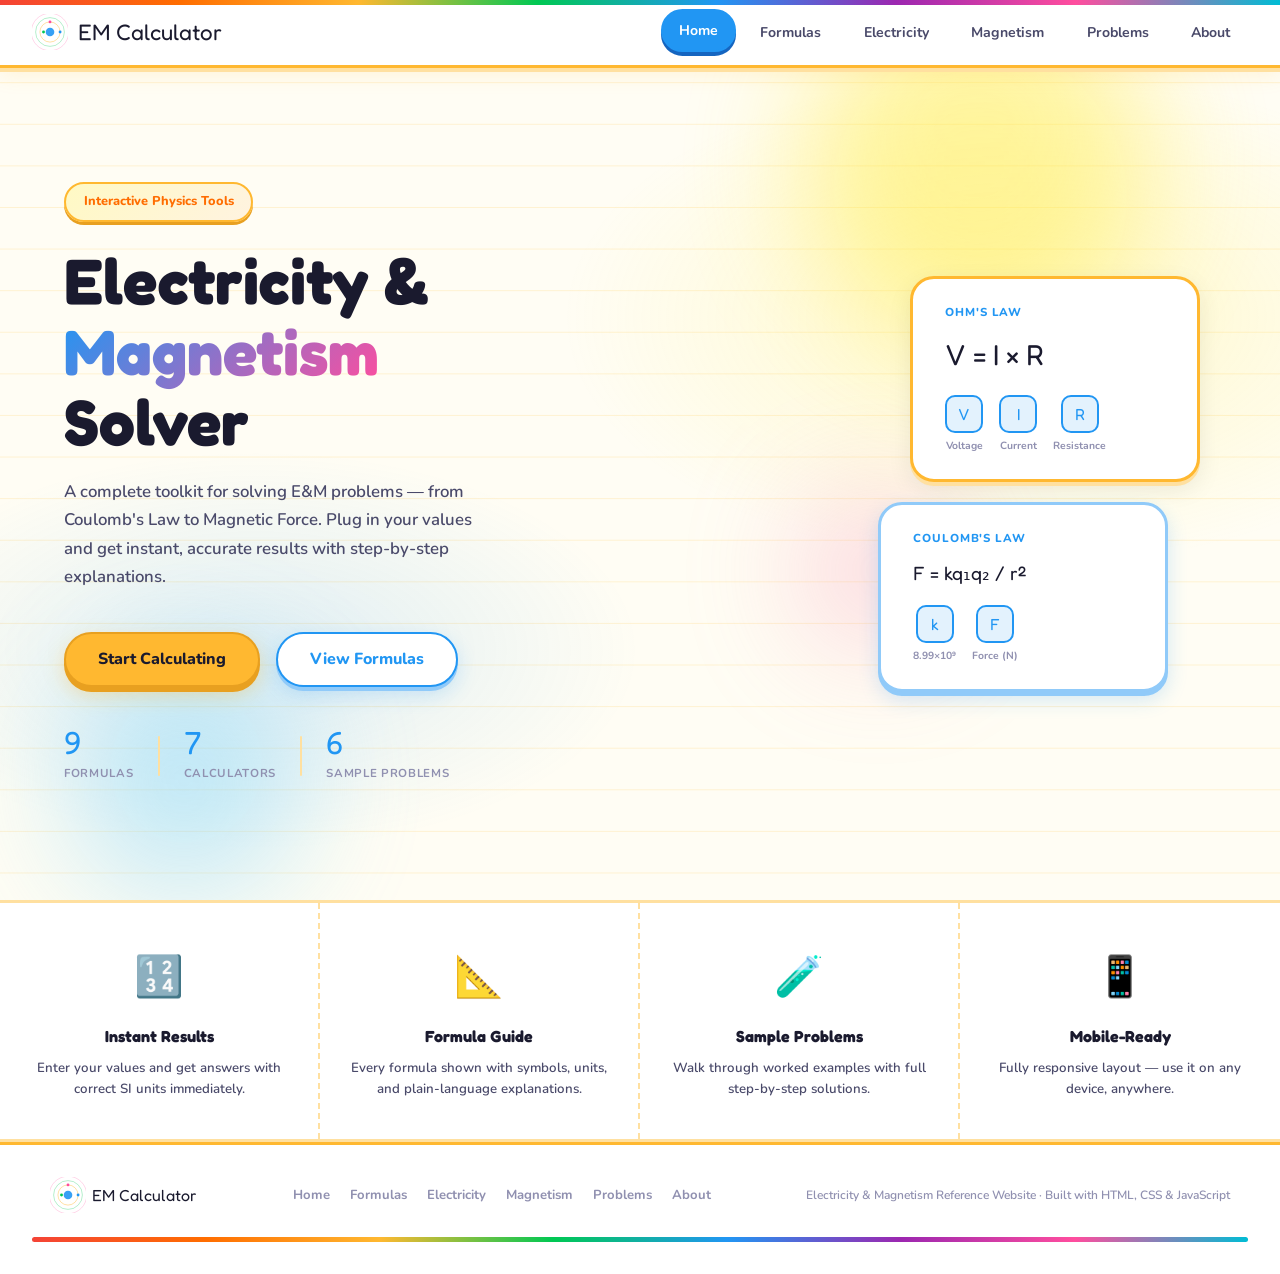
<file: index.html>
<!DOCTYPE html>
<html lang="en">
<head>
  <meta charset="UTF-8" />
  <meta name="viewport" content="width=device-width, initial-scale=1.0" />
  <title>EMCAL - ELECTRICITY & MAGNETISM SOLVER </title>
  <link rel="icon" type="image/svg+xml" href="data:image/svg+xml,<svg xmlns='http://www.w3.org/2000/svg' viewBox='0 0 100 100'><circle cx='50' cy='50' r='12' fill='%232196f3' opacity='0.9'/><circle cx='50' cy='50' r='28' fill='none' stroke='%23ffb830' stroke-width='2' opacity='0.6'/><circle cx='50' cy='50' r='40' fill='none' stroke='%2300c853' stroke-width='2' opacity='0.4'/><circle cx='50' cy='50' r='52' fill='none' stroke='%23ff4d9e' stroke-width='2' opacity='0.3'/><circle cx='78' cy='50' r='4' fill='%232196f3'/><circle cx='32' cy='50' r='4' fill='%2300c853'/><circle cx='50' cy='22' r='4' fill='%23ff4d9e'/></svg>">
  <link rel="stylesheet" href="css/style.css" />
  <link href="https://fonts.googleapis.com/css2?family=Orbitron:wght@400;600;800&family=DM+Sans:ital,wght@0,300;0,400;0,500;1,300&family=JetBrains+Mono:wght@400;600&display=swap" rel="stylesheet" />
</head>
<body>

  <!-- ── NAVBAR ── -->
  <nav class="navbar">
    <div class="nav-brand">
      <svg class="brand-icon" viewBox="0 0 100 100" xmlns="http://www.w3.org/2000/svg">
        <!-- Nucleus -->
        <circle cx="50" cy="50" r="12" fill="#2196f3" opacity="0.9"/>
        
        <!-- Electron orbits -->
        <circle cx="50" cy="50" r="28" fill="none" stroke="#ffb830" stroke-width="2" opacity="0.6"/>
        <circle cx="50" cy="50" r="40" fill="none" stroke="#00c853" stroke-width="2" opacity="0.4"/>
        <circle cx="50" cy="50" r="52" fill="none" stroke="#ff4d9e" stroke-width="2" opacity="0.3"/>
        
        <!-- Electrons -->
        <circle cx="78" cy="50" r="4" fill="#2196f3"/>
        <circle cx="32" cy="50" r="4" fill="#00c853"/>
        <circle cx="50" cy="22" r="4" fill="#ff4d9e"/>
      </svg>
      <span class="brand-text">EM Calculator</span>
    </div>
    <button class="hamburger" id="hamburger" aria-label="Toggle menu">
      <span></span><span></span><span></span>
    </button>
    <ul class="nav-links" id="navLinks">
      <li><a href="#home"        class="nav-link active" data-section="home">Home</a></li>
      <li><a href="#formulas"    class="nav-link" data-section="formulas">Formulas</a></li>
      <li><a href="#electricity" class="nav-link" data-section="electricity">Electricity</a></li>
      <li><a href="#magnetism"   class="nav-link" data-section="magnetism">Magnetism</a></li>
      <li><a href="#problems"    class="nav-link" data-section="problems">Problems</a></li>
      <li><a href="#about"       class="nav-link" data-section="about">About</a></li>
    </ul>
  </nav>

  <!-- SECTION 1 — HOME -->
  <section id="home" class="section active">
    <div class="hero">
      <div class="hero-bg">
        <div class="grid-overlay"></div>
        <div class="orb orb-1"></div>
        <div class="orb orb-2"></div>
        <div class="orb orb-3"></div>
      </div>
      <div class="hero-content">
        <div class="hero-badge">Interactive Physics Tools</div>
        <h1 class="hero-title">
          Electricity &amp;<br/>
          <span class="gradient-text">Magnetism</span><br/>
          Solver
        </h1>
        <p class="hero-sub">
          A complete toolkit for solving E&amp;M problems — from Coulomb's Law to Magnetic Force.
          Plug in your values and get instant, accurate results with step-by-step explanations.
        </p>
        <div class="hero-actions">
          <button class="btn btn-primary" onclick="navigateTo('electricity')">Start Calculating</button>
          <button class="btn btn-ghost" onclick="navigateTo('formulas')">View Formulas</button>
        </div>
        <div class="hero-stats">
          <div class="stat"><span class="stat-num">9</span><span class="stat-label">Formulas</span></div>
          <div class="stat-divider"></div>
          <div class="stat"><span class="stat-num">7</span><span class="stat-label">Calculators</span></div>
          <div class="stat-divider"></div>
          <div class="stat"><span class="stat-num">6</span><span class="stat-label">Sample Problems</span></div>
        </div>
      </div>
      <div class="hero-visual">
        <div class="circuit-card">
          <div class="circuit-label">Ohm's Law</div>
          <div class="circuit-formula">V = I × R</div>
          <div class="circuit-vars">
            <div class="var"><span class="var-sym">V</span><span class="var-name">Voltage</span></div>
            <div class="var"><span class="var-sym">I</span><span class="var-name">Current</span></div>
            <div class="var"><span class="var-sym">R</span><span class="var-name">Resistance</span></div>
          </div>
        </div>
        <div class="circuit-card card-2">
          <div class="circuit-label">Coulomb's Law</div>
          <div class="circuit-formula small">F = kq₁q₂ / r²</div>
          <div class="circuit-vars">
            <div class="var"><span class="var-sym">k</span><span class="var-name">8.99×10⁹</span></div>
            <div class="var"><span class="var-sym">F</span><span class="var-name">Force (N)</span></div>
          </div>
        </div>
      </div>
    </div>

    <div class="features">
      <div class="feature-card">
        <div class="feature-icon">🔢</div>
        <h3>Instant Results</h3>
        <p>Enter your values and get answers with correct SI units immediately.</p>
      </div>
      <div class="feature-card">
        <div class="feature-icon">📐</div>
        <h3>Formula Guide</h3>
        <p>Every formula shown with symbols, units, and plain-language explanations.</p>
      </div>
      <div class="feature-card">
        <div class="feature-icon">🧪</div>
        <h3>Sample Problems</h3>
        <p>Walk through worked examples with full step-by-step solutions.</p>
      </div>
      <div class="feature-card">
        <div class="feature-icon">📱</div>
        <h3>Mobile-Ready</h3>
        <p>Fully responsive layout — use it on any device, anywhere.</p>
      </div>
    </div>
  </section>

  <!-- SECTION 2 — FORMULA GUIDE -->
  <section id="formulas" class="section">
    <div class="section-inner">
      <div class="section-header">
        <div class="section-badge">Reference</div>
        <h2 class="section-title">Formula Guide</h2>
        <p class="section-sub">Essential Electricity &amp; Magnetism formulas with symbols, units, and descriptions.</p>
      </div>
      <div class="formula-grid">

        <div class="formula-card">
          <div class="formula-topic">Electric Charge</div>
          <div class="formula-eq">Q = ne</div>
          <div class="formula-table">
            <div class="ft-row"><span class="ft-sym">Q</span><span class="ft-desc">Electric charge</span><span class="ft-unit">Coulombs (C)</span></div>
            <div class="ft-row"><span class="ft-sym">n</span><span class="ft-desc">Number of electrons</span><span class="ft-unit">dimensionless</span></div>
            <div class="ft-row"><span class="ft-sym">e</span><span class="ft-desc">Elementary charge</span><span class="ft-unit">1.6×10⁻¹⁹ C</span></div>
          </div>
          <p class="formula-note">The total charge is the count of electrons multiplied by the fundamental charge of one electron.</p>
        </div>

        <div class="formula-card">
          <div class="formula-topic">Coulomb's Law</div>
          <div class="formula-eq">F = kq₁q₂ / r²</div>
          <div class="formula-table">
            <div class="ft-row"><span class="ft-sym">F</span><span class="ft-desc">Electrostatic force</span><span class="ft-unit">Newtons (N)</span></div>
            <div class="ft-row"><span class="ft-sym">k</span><span class="ft-desc">Coulomb's constant</span><span class="ft-unit">8.99×10⁹ N·m²/C²</span></div>
            <div class="ft-row"><span class="ft-sym">q₁,q₂</span><span class="ft-desc">Charges</span><span class="ft-unit">Coulombs (C)</span></div>
            <div class="ft-row"><span class="ft-sym">r</span><span class="ft-desc">Distance between charges</span><span class="ft-unit">Meters (m)</span></div>
          </div>
          <p class="formula-note">Describes the force between two point charges; inversely proportional to the square of distance.</p>
        </div>

        <div class="formula-card">
          <div class="formula-topic">Electric Field</div>
          <div class="formula-eq">E = F/q &nbsp;|&nbsp; E = kQ/r²</div>
          <div class="formula-table">
            <div class="ft-row"><span class="ft-sym">E</span><span class="ft-desc">Electric field strength</span><span class="ft-unit">N/C or V/m</span></div>
            <div class="ft-row"><span class="ft-sym">F</span><span class="ft-desc">Force on test charge</span><span class="ft-unit">Newtons (N)</span></div>
            <div class="ft-row"><span class="ft-sym">q</span><span class="ft-desc">Test charge</span><span class="ft-unit">Coulombs (C)</span></div>
          </div>
          <p class="formula-note">The electric field is the force per unit charge experienced by a small positive test charge.</p>
        </div>

        <div class="formula-card">
          <div class="formula-topic">Ohm's Law</div>
          <div class="formula-eq">V = IR</div>
          <div class="formula-table">
            <div class="ft-row"><span class="ft-sym">V</span><span class="ft-desc">Voltage</span><span class="ft-unit">Volts (V)</span></div>
            <div class="ft-row"><span class="ft-sym">I</span><span class="ft-desc">Current</span><span class="ft-unit">Amperes (A)</span></div>
            <div class="ft-row"><span class="ft-sym">R</span><span class="ft-desc">Resistance</span><span class="ft-unit">Ohms (Ω)</span></div>
          </div>
          <p class="formula-note">The voltage across a conductor equals the current through it times its resistance.</p>
        </div>

        <div class="formula-card">
          <div class="formula-topic">Electric Power</div>
          <div class="formula-eq">P = VI</div>
          <div class="formula-table">
            <div class="ft-row"><span class="ft-sym">P</span><span class="ft-desc">Electric power</span><span class="ft-unit">Watts (W)</span></div>
            <div class="ft-row"><span class="ft-sym">V</span><span class="ft-desc">Voltage</span><span class="ft-unit">Volts (V)</span></div>
            <div class="ft-row"><span class="ft-sym">I</span><span class="ft-desc">Current</span><span class="ft-unit">Amperes (A)</span></div>
          </div>
          <p class="formula-note">Power is the rate of energy transfer; equals voltage multiplied by current.</p>
        </div>

        <div class="formula-card">
          <div class="formula-topic">Resistance</div>
          <div class="formula-eq">R = V / I</div>
          <div class="formula-table">
            <div class="ft-row"><span class="ft-sym">R</span><span class="ft-desc">Resistance</span><span class="ft-unit">Ohms (Ω)</span></div>
            <div class="ft-row"><span class="ft-sym">V</span><span class="ft-desc">Voltage</span><span class="ft-unit">Volts (V)</span></div>
            <div class="ft-row"><span class="ft-sym">I</span><span class="ft-desc">Current</span><span class="ft-unit">Amperes (A)</span></div>
          </div>
          <p class="formula-note">Resistance is the opposition to current flow; derived from Ohm's Law.</p>
        </div>

        <div class="formula-card">
          <div class="formula-topic">Series Resistance</div>
          <div class="formula-eq">R<sub>total</sub> = R₁ + R₂ + R₃ + …</div>
          <div class="formula-table">
            <div class="ft-row"><span class="ft-sym">Rₜ</span><span class="ft-desc">Total resistance</span><span class="ft-unit">Ohms (Ω)</span></div>
            <div class="ft-row"><span class="ft-sym">R₁…</span><span class="ft-desc">Individual resistors</span><span class="ft-unit">Ohms (Ω)</span></div>
            <div class="ft-row"><span class="ft-sym">I</span><span class="ft-desc">Same through all</span><span class="ft-unit">Amperes (A)</span></div>
          </div>
          <p class="formula-note">In series, resistances add directly. The same current flows through every component.</p>
        </div>

        <div class="formula-card">
          <div class="formula-topic">Parallel Resistance</div>
          <div class="formula-eq">1/R<sub>total</sub> = 1/R₁ + 1/R₂ + …</div>
          <div class="formula-table">
            <div class="ft-row"><span class="ft-sym">Rₜ</span><span class="ft-desc">Total resistance</span><span class="ft-unit">Ohms (Ω)</span></div>
            <div class="ft-row"><span class="ft-sym">R₁…</span><span class="ft-desc">Individual resistors</span><span class="ft-unit">Ohms (Ω)</span></div>
            <div class="ft-row"><span class="ft-sym">V</span><span class="ft-desc">Same across all</span><span class="ft-unit">Volts (V)</span></div>
          </div>
          <p class="formula-note">In parallel, the total resistance is always less than the smallest individual resistor.</p>
        </div>

        <div class="formula-card">
          <div class="formula-topic">Magnetic Force</div>
          <div class="formula-eq">F = BIL sin θ &nbsp;|&nbsp; F = qvB sin θ</div>
          <div class="formula-table">
            <div class="ft-row"><span class="ft-sym">B</span><span class="ft-desc">Magnetic field strength</span><span class="ft-unit">Tesla (T)</span></div>
            <div class="ft-row"><span class="ft-sym">I</span><span class="ft-desc">Current</span><span class="ft-unit">Amperes (A)</span></div>
            <div class="ft-row"><span class="ft-sym">L</span><span class="ft-desc">Length of conductor</span><span class="ft-unit">Meters (m)</span></div>
            <div class="ft-row"><span class="ft-sym">θ</span><span class="ft-desc">Angle between B and current</span><span class="ft-unit">Degrees (°)</span></div>
          </div>
          <p class="formula-note">Force on a current-carrying wire (or moving charge) in a magnetic field; zero when parallel.</p>
        </div>

      </div>
    </div>
  </section>

  <!-- SECTION 3 — ELECTRICITY CALCULATORS -->
  <section id="electricity" class="section">
    <div class="section-inner">
      <div class="section-header">
        <div class="section-badge">⚡ Electricity</div>
        <h2 class="section-title">Electricity Calculators</h2>
        <p class="section-sub">Interactive tools for charge, voltage, current, resistance, power, electric field, Coulomb's Law, and circuit configurations.</p>
      </div>
      <div class="calc-grid">

        <!-- Ohm's Law -->
        <div class="calc-card" id="calc-ohm">
          <div class="calc-header">
            <div class="calc-icon">🔌</div>
            <div>
              <div class="calc-title">Ohm's Law Calculator</div>
              <div class="calc-formula-tag">V = I × R</div>
            </div>
          </div>
          <p class="calc-desc">Solve for voltage, current, or resistance. Leave the field you want to find empty.</p>
          <div class="calc-body">
            <div class="input-group">
              <label>Voltage (V) <span class="unit-tag">Volts</span></label>
              <input type="number" id="ohm-V" placeholder="Leave blank to solve" step="any" />
            </div>
            <div class="input-group">
              <label>Current (I) <span class="unit-tag">Amperes</span></label>
              <input type="number" id="ohm-I" placeholder="Leave blank to solve" step="any" />
            </div>
            <div class="input-group">
              <label>Resistance (R) <span class="unit-tag">Ohms Ω</span></label>
              <input type="number" id="ohm-R" placeholder="Leave blank to solve" step="any" />
            </div>
            <button class="calc-btn" onclick="calcOhm()">Calculate</button>
            <div class="result-box" id="ohm-result"></div>
          </div>
        </div>

        <!-- Electric Power -->
        <div class="calc-card" id="calc-power">
          <div class="calc-header">
            <div class="calc-icon">💡</div>
            <div>
              <div class="calc-title">Electric Power Calculator</div>
              <div class="calc-formula-tag">P = V × I &nbsp;|&nbsp; P = I²R &nbsp;|&nbsp; P = V²/R</div>
            </div>
          </div>
          <p class="calc-desc">Compute power using voltage and current, or other combinations.</p>
          <div class="calc-body">
            <div class="input-group">
              <label>Voltage (V) <span class="unit-tag">Volts</span></label>
              <input type="number" id="pwr-V" placeholder="e.g. 120" step="any" />
            </div>
            <div class="input-group">
              <label>Current (I) <span class="unit-tag">Amperes</span></label>
              <input type="number" id="pwr-I" placeholder="e.g. 2" step="any" />
            </div>
            <div class="input-group">
              <label>Resistance (R) <span class="unit-tag">Ohms Ω</span></label>
              <input type="number" id="pwr-R" placeholder="e.g. 5" step="any" />
            </div>
            <button class="calc-btn" onclick="calcPower()">Calculate</button>
            <div class="result-box" id="pwr-result"></div>
          </div>
        </div>

        <!-- Coulomb's Law -->
        <div class="calc-card" id="calc-coulomb">
          <div class="calc-header">
            <div class="calc-icon">⚛️</div>
            <div>
              <div class="calc-title">Coulomb's Law Calculator</div>
              <div class="calc-formula-tag">F = kq₁q₂ / r²</div>
            </div>
          </div>
          <p class="calc-desc">Calculate the electrostatic force between two charges.</p>
          <div class="calc-body">
            <div class="input-group">
              <label>Charge 1 (q₁) <span class="unit-tag">Coulombs C</span></label>
              <input type="number" id="coul-q1" placeholder="e.g. 2e-6" step="any" />
            </div>
            <div class="input-group">
              <label>Charge 2 (q₂) <span class="unit-tag">Coulombs C</span></label>
              <input type="number" id="coul-q2" placeholder="e.g. -3e-6" step="any" />
            </div>
            <div class="input-group">
              <label>Distance (r) <span class="unit-tag">Meters</span></label>
              <input type="number" id="coul-r" placeholder="e.g. 0.05" step="any" />
            </div>
            <button class="calc-btn" onclick="calcCoulomb()">Calculate</button>
            <div class="result-box" id="coul-result"></div>
          </div>
        </div>

        <!-- Electric Field -->
        <div class="calc-card" id="calc-efield">
          <div class="calc-header">
            <div class="calc-icon">🌐</div>
            <div>
              <div class="calc-title">Electric Field Calculator</div>
              <div class="calc-formula-tag">E = F/q &nbsp;|&nbsp; E = kQ/r²</div>
            </div>
          </div>
          <p class="calc-desc">Choose a method: force per charge, or field due to a point charge.</p>
          <div class="calc-body">
            <div class="method-tabs">
              <button class="method-tab active" onclick="switchEfieldMethod('fq', this)">E = F / q</button>
              <button class="method-tab" onclick="switchEfieldMethod('kQ', this)">E = kQ / r²</button>
            </div>
            <div id="efield-fq">
              <div class="input-group">
                <label>Force (F) <span class="unit-tag">Newtons</span></label>
                <input type="number" id="ef-F" placeholder="e.g. 0.5" step="any" />
              </div>
              <div class="input-group">
                <label>Test Charge (q) <span class="unit-tag">Coulombs</span></label>
                <input type="number" id="ef-q" placeholder="e.g. 1e-6" step="any" />
              </div>
            </div>
            <div id="efield-kQ" style="display:none">
              <div class="input-group">
                <label>Source Charge (Q) <span class="unit-tag">Coulombs</span></label>
                <input type="number" id="ef-Q" placeholder="e.g. 5e-6" step="any" />
              </div>
              <div class="input-group">
                <label>Distance (r) <span class="unit-tag">Meters</span></label>
                <input type="number" id="ef-r" placeholder="e.g. 0.1" step="any" />
              </div>
            </div>
            <button class="calc-btn" onclick="calcEfield()">Calculate</button>
            <div class="result-box" id="ef-result"></div>
          </div>
        </div>

        <!-- Electric Charge -->
        <div class="calc-card" id="calc-charge">
          <div class="calc-header">
            <div class="calc-icon">🔋</div>
            <div>
              <div class="calc-title">Electric Charge Calculator</div>
              <div class="calc-formula-tag">Q = ne</div>
            </div>
          </div>
          <p class="calc-desc">Find total charge from the number of electrons, or vice versa.</p>
          <div class="calc-body">
            <div class="input-group">
              <label>Total Charge (Q) <span class="unit-tag">Coulombs</span></label>
              <input type="number" id="chg-Q" placeholder="Leave blank to solve" step="any" />
            </div>
            <div class="input-group">
              <label>Number of Electrons (n)</label>
              <input type="number" id="chg-n" placeholder="Leave blank to solve" step="any" />
            </div>
            <p class="calc-note">e = 1.602 × 10⁻¹⁹ C (elementary charge)</p>
            <button class="calc-btn" onclick="calcCharge()">Calculate</button>
            <div class="result-box" id="chg-result"></div>
          </div>
        </div>

        <!-- Series & Parallel Resistance -->
        <div class="calc-card wide-card" id="calc-series-parallel">
          <div class="calc-header">
            <div class="calc-icon">🔗</div>
            <div>
              <div class="calc-title">Series &amp; Parallel Resistance Calculator</div>
              <div class="calc-formula-tag">Series: Rₜ = R₁+R₂+… &nbsp;|&nbsp; Parallel: 1/Rₜ = 1/R₁+1/R₂+…</div>
            </div>
          </div>
          <p class="calc-desc">Enter up to 6 resistors. Switch between series and parallel mode to get the total resistance, individual voltage drops, and current through each branch.</p>
          <div class="calc-body">
            <div class="method-tabs">
              <button class="method-tab active" id="sp-tab-series" onclick="switchSPMode('series', this)">⬛ Series</button>
              <button class="method-tab" id="sp-tab-parallel" onclick="switchSPMode('parallel', this)">⬜ Parallel</button>
            </div>
            <div class="circuit-diagram-wrap">
              <svg id="sp-diagram" viewBox="0 0 600 120" xmlns="http://www.w3.org/2000/svg"></svg>
            </div>
            <div class="sp-supply-row">
              <div class="input-group" style="max-width:220px">
                <label>Supply Voltage (Vs) <span class="unit-tag">Volts</span> <em class="optional">optional</em></label>
                <input type="number" id="sp-Vs" placeholder="e.g. 12" step="any" />
              </div>
              <p class="calc-note" style="align-self:flex-end;padding-bottom:4px;">Used to calculate current &amp; power. Leave blank for resistance only.</p>
            </div>
            <div class="sp-resistors-label">
              Resistors <span class="text-accent" id="sp-count-label">(2 of 6)</span>
            </div>
            <div class="sp-resistors-grid" id="sp-resistors-grid"></div>
            <div class="sp-add-remove">
              <button class="sp-ctrl-btn" id="sp-add-btn" onclick="spAddResistor()">+ Add Resistor</button>
              <button class="sp-ctrl-btn sp-ctrl-danger" id="sp-remove-btn" onclick="spRemoveResistor()">− Remove</button>
            </div>
            <button class="calc-btn" onclick="calcSeriesParallel()">Calculate</button>
            <div class="result-box" id="sp-result"></div>
            <div id="sp-breakdown" class="sp-breakdown" style="display:none"></div>
          </div>
        </div>

      </div>
    </div>
  </section>

  <!-- SECTION 4 — MAGNETISM CALCULATORS -->
  <section id="magnetism" class="section">
    <div class="section-inner">
      <div class="section-header">
        <div class="section-badge">🧲 Magnetism</div>
        <h2 class="section-title">Magnetism Calculators</h2>
        <p class="section-sub">Calculate magnetic forces on current-carrying conductors and moving charges.</p>
      </div>
      <div class="calc-grid">

        <div class="calc-card wide-card" id="calc-magforce">
          <div class="calc-header">
            <div class="calc-icon">🧲</div>
            <div>
              <div class="calc-title">Magnetic Force Calculator</div>
              <div class="calc-formula-tag">F = BIL sin θ &nbsp;|&nbsp; F = qvB sin θ</div>
            </div>
          </div>
          <p class="calc-desc">Two modes: force on a current-carrying wire, or force on a moving charge.</p>
          <div class="calc-body">
            <div class="method-tabs">
              <button class="method-tab active" onclick="switchMagMethod('wire', this)">Current Wire (F = BIL sinθ)</button>
              <button class="method-tab" onclick="switchMagMethod('charge', this)">Moving Charge (F = qvB sinθ)</button>
            </div>
            <div id="mag-wire">
              <div class="input-row">
                <div class="input-group">
                  <label>Magnetic Field (B) <span class="unit-tag">Tesla T</span></label>
                  <input type="number" id="mw-B" placeholder="e.g. 0.5" step="any" />
                </div>
                <div class="input-group">
                  <label>Current (I) <span class="unit-tag">Amperes A</span></label>
                  <input type="number" id="mw-I" placeholder="e.g. 3" step="any" />
                </div>
                <div class="input-group">
                  <label>Length (L) <span class="unit-tag">Meters m</span></label>
                  <input type="number" id="mw-L" placeholder="e.g. 0.2" step="any" />
                </div>
                <div class="input-group">
                  <label>Angle (θ) <span class="unit-tag">Degrees °</span></label>
                  <input type="number" id="mw-theta" placeholder="e.g. 90" step="any" value="90" />
                </div>
              </div>
            </div>
            <div id="mag-charge" style="display:none">
              <div class="input-row">
                <div class="input-group">
                  <label>Charge (q) <span class="unit-tag">Coulombs C</span></label>
                  <input type="number" id="mc-q" placeholder="e.g. 1.6e-19" step="any" />
                </div>
                <div class="input-group">
                  <label>Velocity (v) <span class="unit-tag">m/s</span></label>
                  <input type="number" id="mc-v" placeholder="e.g. 3e6" step="any" />
                </div>
                <div class="input-group">
                  <label>Magnetic Field (B) <span class="unit-tag">Tesla T</span></label>
                  <input type="number" id="mc-B" placeholder="e.g. 0.5" step="any" />
                </div>
                <div class="input-group">
                  <label>Angle (θ) <span class="unit-tag">Degrees °</span></label>
                  <input type="number" id="mc-theta" placeholder="e.g. 90" step="any" value="90" />
                </div>
              </div>
            </div>
            <button class="calc-btn" onclick="calcMagForce()">Calculate</button>
            <div class="result-box" id="mag-result"></div>
          </div>
        </div>

      </div>
    </div>
  </section>

  <!-- SECTION 5 — SAMPLE PROBLEMS -->
  <section id="problems" class="section">
    <div class="section-inner">
      <div class="section-header">
        <div class="section-badge">📝 Worked Examples</div>
        <h2 class="section-title">Sample Problems</h2>
        <p class="section-sub">Step-by-step solutions for common Electricity &amp; Magnetism problems.</p>
      </div>
      <div class="problems-grid">

        <div class="problem-card">
          <div class="prob-header"><span class="prob-tag">Ohm's Law</span><span class="prob-num">Problem 1</span></div>
          <div class="prob-question">A resistor has a resistance of 47 Ω. If a current of 0.5 A flows through it, what is the voltage across it?</div>
          <button class="toggle-solution-btn" onclick="toggleSolution(this)">Show Solution</button>
          <div class="prob-solution hidden">
            <div class="sol-step"><span class="step-num">Given</span><span>R = 47 Ω,&nbsp; I = 0.5 A</span></div>
            <div class="sol-step"><span class="step-num">Formula</span><span class="mono">V = I × R</span></div>
            <div class="sol-step"><span class="step-num">Solution</span><span class="mono">V = 0.5 × 47 = 23.5 V</span></div>
            <div class="sol-answer">✅ Voltage = <strong>23.5 V</strong></div>
          </div>
        </div>

        <div class="problem-card">
          <div class="prob-header"><span class="prob-tag">Electric Power</span><span class="prob-num">Problem 2</span></div>
          <div class="prob-question">A light bulb operates at 120 V and draws 0.75 A of current. What is its power rating?</div>
          <button class="toggle-solution-btn" onclick="toggleSolution(this)">Show Solution</button>
          <div class="prob-solution hidden">
            <div class="sol-step"><span class="step-num">Given</span><span>V = 120 V,&nbsp; I = 0.75 A</span></div>
            <div class="sol-step"><span class="step-num">Formula</span><span class="mono">P = V × I</span></div>
            <div class="sol-step"><span class="step-num">Solution</span><span class="mono">P = 120 × 0.75 = 90 W</span></div>
            <div class="sol-answer">✅ Power = <strong>90 W</strong></div>
          </div>
        </div>

        <div class="problem-card">
          <div class="prob-header"><span class="prob-tag">Coulomb's Law</span><span class="prob-num">Problem 3</span></div>
          <div class="prob-question">Two charges, q₁ = +3 μC and q₂ = −2 μC, are placed 0.05 m apart. What is the force between them?</div>
          <button class="toggle-solution-btn" onclick="toggleSolution(this)">Show Solution</button>
          <div class="prob-solution hidden">
            <div class="sol-step"><span class="step-num">Given</span><span>q₁ = 3×10⁻⁶ C,&nbsp; q₂ = 2×10⁻⁶ C,&nbsp; r = 0.05 m</span></div>
            <div class="sol-step"><span class="step-num">Formula</span><span class="mono">F = kq₁q₂ / r²</span></div>
            <div class="sol-step"><span class="step-num">Solution</span><span class="mono">F = (8.99×10⁹)(3×10⁻⁶)(2×10⁻⁶) / (0.05)² = 21.576 N</span></div>
            <div class="sol-answer">✅ Force = <strong>21.58 N</strong> (attractive)</div>
          </div>
        </div>

        <div class="problem-card">
          <div class="prob-header"><span class="prob-tag">Electric Field</span><span class="prob-num">Problem 4</span></div>
          <div class="prob-question">A point charge of Q = 5 μC creates an electric field at a point 0.3 m away. What is the field strength?</div>
          <button class="toggle-solution-btn" onclick="toggleSolution(this)">Show Solution</button>
          <div class="prob-solution hidden">
            <div class="sol-step"><span class="step-num">Given</span><span>Q = 5×10⁻⁶ C,&nbsp; r = 0.3 m</span></div>
            <div class="sol-step"><span class="step-num">Formula</span><span class="mono">E = kQ / r²</span></div>
            <div class="sol-step"><span class="step-num">Solution</span><span class="mono">E = (8.99×10⁹)(5×10⁻⁶) / (0.3)² ≈ 499,444 N/C</span></div>
            <div class="sol-answer">✅ E ≈ <strong>4.99 × 10⁵ N/C</strong></div>
          </div>
        </div>

        <div class="problem-card">
          <div class="prob-header"><span class="prob-tag">Magnetic Force</span><span class="prob-num">Problem 5</span></div>
          <div class="prob-question">A wire 0.4 m long carries a current of 5 A in a magnetic field of 0.3 T perpendicular to the wire. Find the force.</div>
          <button class="toggle-solution-btn" onclick="toggleSolution(this)">Show Solution</button>
          <div class="prob-solution hidden">
            <div class="sol-step"><span class="step-num">Given</span><span>B = 0.3 T,&nbsp; I = 5 A,&nbsp; L = 0.4 m,&nbsp; θ = 90°</span></div>
            <div class="sol-step"><span class="step-num">Formula</span><span class="mono">F = BIL sin θ</span></div>
            <div class="sol-step"><span class="step-num">Solution</span><span class="mono">F = 0.3 × 5 × 0.4 × sin(90°) = 0.6 N</span></div>
            <div class="sol-answer">✅ Force = <strong>0.6 N</strong></div>
          </div>
        </div>

        <div class="problem-card">
          <div class="prob-header"><span class="prob-tag">Electric Charge</span><span class="prob-num">Problem 6</span></div>
          <div class="prob-question">How many electrons must be transferred to give an object a charge of −1.6 × 10⁻¹⁷ C?</div>
          <button class="toggle-solution-btn" onclick="toggleSolution(this)">Show Solution</button>
          <div class="prob-solution hidden">
            <div class="sol-step"><span class="step-num">Given</span><span>Q = 1.6×10⁻¹⁷ C,&nbsp; e = 1.6×10⁻¹⁹ C</span></div>
            <div class="sol-step"><span class="step-num">Formula</span><span class="mono">n = Q / e</span></div>
            <div class="sol-step"><span class="step-num">Solution</span><span class="mono">n = 1.6×10⁻¹⁷ / 1.6×10⁻¹⁹ = 100</span></div>
            <div class="sol-answer">✅ Electrons = <strong>100</strong></div>
          </div>
        </div>

      </div>
    </div>
  </section>

  <!-- SECTION 6 — ABOUT -->
  <section id="about" class="section">
    <div class="section-inner">
      <div class="section-header">
        <div class="section-badge">👥 Team</div>
        <h2 class="section-title">About the Developers</h2>
        <p class="section-sub">EMCalculator was built as an educational tool combining Physics and Web Development.</p>
      </div>
      <div class="about-wrapper">

        <!-- ── Project info card: full width, two-column interior ── -->
        <div class="about-project">
          <h3>About This Project</h3>
          <p><strong>EMCalculator</strong> is an interactive Electricity and Magnetism problem-solving website designed for students. It provides instant, accurate calculations for core E&amp;M concepts along with formula references and worked examples.</p>
          <div>
            <div class="tech-stack">
              <div class="tech-item">HTML5</div>
              <div class="tech-item">CSS3</div>
              <div class="tech-item">JavaScript</div>
              <div class="tech-item">Google Fonts</div>
            </div>
            <div class="references">
              <h4>References</h4>
              <ul>
                <li>Serway &amp; Jewett — <em>Physics for Scientists and Engineers</em>, 10th ed.</li>
                <li>Halliday, Resnick &amp; Krane — <em>Fundamentals of Physics</em>, 10th ed.</li>
                <li>NIST CODATA — Fundamental Physical Constants (2018)</li>
              </ul>
            </div>
          </div>
        </div>

        <!-- ── Team label ── -->
        <div>
          <div class="team-section-label">Meet the Team 👋</div>
          <p class="team-section-sub">The brilliant minds behind EMCAL</p>

          <!-- ── 6 Developer cards — 3×2 full-width grid ── -->
          <div class="team-grid">

            <div class="member-card">
              <img class = "member-avatar" 
                src = "assets/euclid.png" alt = "Euclid Franconas"
              />
              <div class="member-name">Euclid Franconas</div>
              <div class="member-role">HTML &amp; Layout</div>
              <p class="member-desc">Responsible for the overall page structure and semantic HTML architecture.</p>
            </div>

            <div class="member-card">
              <img class = "member-avatar" 
                src = "assets/juvy.jpg" alt = "Developer 2"
              />
              <div class="member-name">Juvy Ruth Gambong</div>
              <div class="member-role">CSS &amp; Design</div>
              <p class="member-desc">Created the visual design, color scheme, typography, and responsive layout.</p>
            </div>

            <div class="member-card">
              <img
                class="member-avatar"
                src="assets/ahli.jpg"
                alt="Developer 3 photo"
              />
              <div class="member-name">Ahli Josh Del Rosario</div>
              <div class="member-role">JavaScript Logic</div>
              <p class="member-desc">Implemented all calculation functions, input validation, and dynamic UI behavior.</p>
            </div>

            <div class="member-card">
              <img
                class="member-avatar"
                  src="assets/mariane.jpg"
                    alt="Developer 4 photo"
              />
              <div class="member-name">Marian Fernandez</div>
              <div class="member-role">Physics &amp; Content</div>
              <p class="member-desc">Verified all formulas, wrote sample problems, and authored explanatory content.</p>
            </div>

            <div class="member-card">
              <img class = "member-avatar" 
                src = "assets/reynold.jpg" 
                  alt = "Reynold Delos Reyes"
              />
              <div class="member-name">Reynold Delos Reyes</div>
              <div class="member-role">Testing &amp; QA</div>
              <p class="member-desc">Conducted thorough testing, caught bugs, and ensured accuracy across all calculators and devices.</p>
            </div>

            <div class="member-card">
              <img class = "member-avatar"
                src = "assets/uy.jpg" 
                  alt = "Esnaira Uy"
              />
              <div class="member-name">Esnaira Uy</div>
              <div class="member-role">Documentation</div>
              <p class="member-desc">Wrote user guides, in-app help text, and maintained project documentation throughout development.</p>
            </div>

          </div>
        </div>

      </div>
    </div>
  </section>

  <!-- FOOTER -->
  <footer class="footer">
    <div class="footer-inner">
      <div class="footer-brand">
        <svg class="brand-icon" viewBox="0 0 100 100" xmlns="http://www.w3.org/2000/svg">
          <!-- Nucleus -->
          <circle cx="50" cy="50" r="12" fill="#2196f3" opacity="0.9"/>
          
          <!-- Electron orbits -->
          <circle cx="50" cy="50" r="28" fill="none" stroke="#ffb830" stroke-width="2" opacity="0.6"/>
          <circle cx="50" cy="50" r="40" fill="none" stroke="#00c853" stroke-width="2" opacity="0.4"/>
          <circle cx="50" cy="50" r="52" fill="none" stroke="#ff4d9e" stroke-width="2" opacity="0.3"/>
          
          <!-- Electrons -->
          <circle cx="78" cy="50" r="4" fill="#2196f3"/>
          <circle cx="32" cy="50" r="4" fill="#00c853"/>
          <circle cx="50" cy="22" r="4" fill="#ff4d9e"/>
        </svg>
        <span>EM Calculator</span>
      </div>
      <div class="footer-links">
        <a href="#home" onclick="navigateTo('home')">Home</a>
        <a href="#formulas" onclick="navigateTo('formulas')">Formulas</a>
        <a href="#electricity" onclick="navigateTo('electricity')">Electricity</a>
        <a href="#magnetism" onclick="navigateTo('magnetism')">Magnetism</a>
        <a href="#problems" onclick="navigateTo('problems')">Problems</a>
        <a href="#about" onclick="navigateTo('about')">About</a>
      </div>
      <div class="footer-note">Electricity &amp; Magnetism Reference Website · Built with HTML, CSS &amp; JavaScript</div>
    </div>
  </footer>

  <script src="js/script.js"></script>
</body>
</html>
</file>
<file: css/style.css>
/* ElectroCalc — styles.css  |  Elementary Science Explorer Edition ✨ */

/* ─── GOOGLE FONTS ─────────────────────────────────────────── */
@import url('https://fonts.googleapis.com/css2?family=Fredoka+One&family=Nunito:wght@400;600;700;800;900&family=Patrick+Hand&display=swap');

/* ─── DESIGN TOKENS ────────────────────────────────────────── */
:root {
  /* Bright, cheerful classroom palette */
  --bg-base:        #fffdf4;
  --bg-surface:     #fff8e6;
  --bg-card:        #ffffff;
  --bg-card-hover:  #fffbf0;
  --border:         #ffe0a0;
  --border-bright:  #ffb830;

  /* Primary — sunshine yellow */
  --accent:         #ffb830;
  --accent-dim:     #e8a020;
  --accent-glow:    rgba(255, 184, 48, 0.18);

  /* Secondary — electric blue (science!) */
  --accent-2:       #2196f3;
  --accent-2-light: #e3f2fd;

  /* Tertiary — science green */
  --accent-3:       #00c853;
  --accent-3-light: #e8f5e9;

  /* Fun extras */
  --pink:           #ff4d9e;
  --pink-light:     #fce4ec;
  --purple:         #9c27b0;
  --purple-light:   #f3e5f5;
  --orange:         #ff6d00;
  --orange-light:   #fff3e0;
  --red:            #f44336;
  --teal:           #00bcd4;

  /* Status */
  --success:        #00c853;
  --error:          #f44336;

  /* Text */
  --text-primary:   #1a1a2e;
  --text-sec:       #4a4a6a;
  --text-muted:     #9090b0;

  /* Fonts */
  --font-display:   'Fredoka One', cursive;
  --font-body:      'Nunito', sans-serif;
  --font-mono:      'Patrick Hand', cursive;

  /* Layout */
  --radius-sm:  10px;
  --radius-md:  16px;
  --radius-lg:  24px;
  --radius-xl:  32px;
  --navbar-h:   68px;
  --transition: 0.22s cubic-bezier(0.34, 1.56, 0.64, 1);

  /* Shadows — soft, playful */
  --shadow-card:  0 4px 0 #ffe0a0, 0 8px 24px rgba(0,0,0,0.08);
  --shadow-blue:  0 4px 0 #90caf9, 0 8px 20px rgba(33,150,243,0.2);
  --shadow-green: 0 4px 0 #a5d6a7, 0 8px 20px rgba(0,200,83,0.2);
  --shadow-pink:  0 4px 0 #f48fb1, 0 8px 20px rgba(255,77,158,0.2);
  --shadow-btn:   0 5px 0 #e8a020, 0 8px 20px rgba(255,184,48,0.35);
}

/* ─── RESET & BASE ─────────────────────────────────────────── */
*, *::before, *::after { box-sizing: border-box; margin: 0; padding: 0; }
html { scroll-behavior: smooth; }

body {
  background: var(--bg-base);
  color: var(--text-primary);
  font-family: var(--font-body);
  line-height: 1.7;
  overflow-x: hidden;
  /* notebook ruled lines */
  background-image: linear-gradient(transparent calc(100% - 1px), #ffe8b0 100%);
  background-size: 100% 2.6rem;
}

/* Floating science doodles */
body::before {
  content: 'âš¡ ðŸ"¬ âš—ï¸ ðŸ'¡ ðŸ§ª ðŸ­ ðŸ§² ðŸ'¡ âš—ï¸';
  position: fixed;
  top: 0; left: 0; right: 0;
  font-size: 1.4rem;
  letter-spacing: 3.5rem;
  opacity: 0.06;
  pointer-events: none;
  z-index: 0;
  padding: 1rem;
  word-break: break-all;
  line-height: 4rem;
  overflow: hidden;
  height: 100vh;
  user-select: none;
}

::selection { background: #ffeb3b; color: var(--text-primary); }
a { color: var(--accent-2); text-decoration: none; transition: all var(--transition); }
a:hover { text-decoration: underline wavy; }

::-webkit-scrollbar { width: 8px; }
::-webkit-scrollbar-track { background: var(--bg-surface); }
::-webkit-scrollbar-thumb { background: var(--accent); border-radius: 10px; }

/* ─── NAVBAR ───────────────────────────────────────────────── */
.navbar {
  position: fixed; top: 0; left: 0; right: 0; height: var(--navbar-h);
  background: #ffffff;
  border-bottom: 3px solid var(--accent);
  display: flex; align-items: center; justify-content: space-between;
  padding: 0 2rem; z-index: 1000;
  box-shadow: 0 4px 0 var(--border), 0 6px 20px rgba(255,184,48,0.15);
}

/* Rainbow top bar */
.navbar::before {
  content: '';
  position: absolute; top: 0; left: 0; right: 0; height: 5px;
  background: linear-gradient(90deg,
    #f44336 0%, #ff6d00 14%, #ffb830 28%, #00c853 42%,
    #2196f3 56%, #9c27b0 70%, #ff4d9e 84%, #00bcd4 100%
  );
}

.nav-brand {
  display: flex; align-items: center; gap: 0.6rem;
  font-family: var(--font-display);
  font-size: 1.4rem;
  color: var(--text-primary);
}
.brand-icon {
  width: 36px;
  height: 36px;
  animation: spinOrbit 3s linear infinite;
}
@keyframes spinOrbit {
  from { transform: rotate(0deg) scale(1); }
  to { transform: rotate(360deg) scale(1); }
}

.nav-links { display: flex; align-items: center; gap: 0.4rem; list-style: none; }
.nav-link {
  padding: 0.5rem 1rem;
  border-radius: var(--radius-xl);
  font-family: var(--font-body);
  font-size: 0.88rem;
  font-weight: 700;
  color: var(--text-sec);
  cursor: pointer;
  transition: all var(--transition);
  border: 2px solid transparent;
  min-height: 40px;
  display: flex;
  align-items: center;
}
.nav-link:hover {
  color: var(--accent-2);
  background: var(--accent-2-light);
  border-color: var(--accent-2);
  transform: translateY(-2px);
}
.nav-link.active {
  color: #fff;
  background: var(--accent-2);
  border-color: var(--accent-2);
  box-shadow: 0 4px 0 #1565c0;
  transform: translateY(-2px);
}
.nav-link.active::after { display: none; }

.hamburger { display: none; flex-direction: column; gap: 5px; background: none; border: none; cursor: pointer; padding: 6px; }
.hamburger span { display: block; width: 22px; height: 3px; background: var(--text-sec); border-radius: 3px; }

/* ─── SECTIONS ─────────────────────────────────────────────── */
.section { display: none; min-height: 100vh; padding-top: var(--navbar-h); animation: bounceIn 0.4s cubic-bezier(0.34,1.56,0.64,1) forwards; }
.section.active { display: block; }

@keyframes bounceIn {
  from { opacity: 0; transform: translateY(30px) scale(0.97); }
  to   { opacity: 1; transform: translateY(0) scale(1); }
}

.section-inner { max-width: 1180px; margin: 0 auto; padding: 3.5rem 2rem 6rem; position: relative; z-index: 1; }
.section-header { text-align: center; margin-bottom: 3rem; }

.section-badge {
  display: inline-block;
  padding: 0.35rem 1.1rem;
  background: #fff9c4;
  border: 2px solid #ffeb3b;
  border-radius: var(--radius-xl);
  font-family: var(--font-body);
  font-size: 0.78rem;
  font-weight: 800;
  color: #f57f17;
  letter-spacing: 0.06em;
  text-transform: uppercase;
  margin-bottom: 0.9rem;
}

.section-title {
  font-family: var(--font-display);
  font-size: clamp(2rem, 4.5vw, 3.2rem);
  color: var(--text-primary);
  margin-bottom: 0.75rem;
  position: relative;
  display: inline-block;
}
.section-title::after {
  content: '';
  position: absolute;
  bottom: -6px; left: 10%; right: 10%;
  height: 5px;
  background: linear-gradient(90deg, var(--accent), var(--pink));
  border-radius: 10px;
}

.section-sub {
  color: var(--text-sec);
  font-size: 1rem;
  font-weight: 600;
  max-width: 560px;
  margin: 1rem auto 0;
}

/* ─── HERO ─────────────────────────────────────────────────── */
.hero {
  position: relative;
  min-height: calc(100vh - var(--navbar-h));
  display: grid;
  grid-template-columns: 1fr 1fr;
  align-items: center;
  gap: 2rem;
  padding: 3rem 4rem;
  max-width: 1280px;
  margin: 0 auto;
  overflow: hidden;
  z-index: 1;
}

.hero-bg { position: absolute; inset: 0; pointer-events: none; z-index: 0; }

.grid-overlay {
  position: absolute; inset: 0;
  background-image:
    radial-gradient(ellipse 60% 50% at 80% 30%, rgba(255,235,59,0.22) 0%, transparent 60%),
    radial-gradient(ellipse 50% 40% at 20% 70%, rgba(33,150,243,0.14) 0%, transparent 60%);
}

.orb {
  position: absolute; border-radius: 50%;
  filter: blur(60px); opacity: 0.45;
  animation: orbFloat 8s ease-in-out infinite;
}
.orb-1 { width: 350px; height: 350px; background: #ffeb3b; top: -80px; right: 10%; }
.orb-2 { width: 240px; height: 240px; background: #81d4fa; bottom: 0; left: 5%; animation-delay: -3s; }
.orb-3 { width: 160px; height: 160px; background: #f48fb1; bottom: 30%; right: 25%; animation-delay: -6s; opacity: 0.35; }
@keyframes orbFloat { 0%,100%{transform:translateY(0)} 50%{transform:translateY(-20px)} }

.hero-content { position: relative; z-index: 1; }

.hero-badge {
  display: inline-flex; align-items: center; gap: 0.5rem;
  padding: 0.45rem 1.1rem;
  background: linear-gradient(135deg, #fff9c4, #fff3e0);
  border: 2.5px solid var(--accent);
  border-radius: var(--radius-xl);
  font-family: var(--font-body);
  font-size: 0.8rem;
  font-weight: 800;
  color: var(--orange);
  margin-bottom: 1.5rem;
  box-shadow: 0 3px 0 var(--accent-dim);
}

.hero-title {
  font-family: var(--font-display);
  font-size: clamp(1.8rem, 5.5vw, 4rem);
  line-height: 1.1;
  margin-bottom: 1.25rem;
  color: var(--text-primary);
}
.gradient-text {
  background: linear-gradient(135deg, var(--accent-2), var(--pink));
  -webkit-background-clip: text;
  -webkit-text-fill-color: transparent;
  background-clip: text;
}

.hero-sub {
  color: var(--text-sec);
  font-size: 1.05rem;
  font-weight: 600;
  max-width: 440px;
  margin-bottom: 2.5rem;
  line-height: 1.7;
}

.hero-actions { display: flex; gap: 1rem; flex-wrap: wrap; margin-bottom: 2.5rem; }

/* ─── BUTTONS ──────────────────────────────────────────────── */
.btn {
  padding: clamp(0.7rem, 2vw, 0.9rem) clamp(1.2rem, 3vw, 2rem);
  border-radius: var(--radius-xl);
  font-family: var(--font-body);
  font-size: clamp(0.85rem, 2vw, 1rem);
  font-weight: 800;
  cursor: pointer;
  border: none;
  transition: all var(--transition);
  position: relative;
  min-height: 44px;
  display: inline-flex;
  align-items: center;
  justify-content: center;
}
.btn:active { transform: translateY(3px) !important; box-shadow: none !important; }

.btn-primary {
  background: var(--accent);
  color: var(--text-primary);
  box-shadow: var(--shadow-btn);
  border: 2.5px solid var(--accent-dim);
}
.btn-primary:hover {
  background: #ffca28;
  transform: translateY(-4px);
  box-shadow: 0 8px 0 var(--accent-dim), 0 12px 24px rgba(255,184,48,0.35);
}

.btn-ghost {
  background: #ffffff;
  color: var(--accent-2);
  border: 2.5px solid var(--accent-2);
  box-shadow: var(--shadow-blue);
}
.btn-ghost:hover {
  background: var(--accent-2);
  color: #fff;
  transform: translateY(-4px);
  box-shadow: 0 8px 0 #1565c0, 0 12px 24px rgba(33,150,243,0.3);
}

/* ─── HERO STATS ───────────────────────────────────────────── */
.hero-stats { display: flex; align-items: center; gap: 1.5rem; }
.stat-num {
  display: block;
  font-family: var(--font-display);
  font-size: 2rem;
  color: var(--accent-2);
  line-height: 1;
}
.stat-label {
  font-size: 0.72rem;
  font-weight: 700;
  color: var(--text-muted);
  text-transform: uppercase;
  letter-spacing: 0.06em;
}
.stat-divider { width: 2px; height: 40px; background: var(--border); border-radius: 2px; }

/* ─── HERO VISUAL ──────────────────────────────────────────── */
.hero-visual {
  position: relative; z-index: 1;
  display: flex; flex-direction: column; gap: 1.25rem;
  align-items: flex-end; padding-right: 1rem;
}
.circuit-card {
  background: #ffffff;
  border: 3px solid var(--border-bright);
  border-radius: var(--radius-lg);
  padding: 1.5rem 2rem;
  width: 290px;
  box-shadow: var(--shadow-card);
  animation: floatCard 6s ease-in-out infinite;
}
.card-2 {
  animation-delay: -3s;
  margin-right: 2rem;
  border-color: #90caf9;
  box-shadow: var(--shadow-blue);
}
@keyframes floatCard { 0%,100%{transform:translateY(0) rotate(-1deg)} 50%{transform:translateY(-10px) rotate(1deg)} }

.circuit-label {
  font-family: var(--font-body);
  font-size: 0.72rem;
  font-weight: 800;
  text-transform: uppercase;
  letter-spacing: 0.08em;
  color: var(--accent-2);
  margin-bottom: 0.5rem;
}
.circuit-formula {
  font-family: var(--font-display);
  font-size: 1.8rem;
  color: var(--text-primary);
  margin-bottom: 1rem;
}
.circuit-formula.small { font-size: 1.2rem; }
.circuit-vars { display: flex; gap: 1rem; }
.var { display: flex; flex-direction: column; align-items: center; gap: 4px; }
.var-sym {
  width: 38px; height: 38px;
  background: var(--accent-2-light);
  border: 2px solid var(--accent-2);
  border-radius: var(--radius-sm);
  display: flex; align-items: center; justify-content: center;
  font-family: var(--font-display);
  font-size: 1rem;
  color: var(--accent-2);
}
.var-name { font-size: 0.65rem; font-weight: 700; color: var(--text-muted); }

/* ─── FEATURES STRIP ───────────────────────────────────────── */
.features {
  display: grid;
  grid-template-columns: repeat(4, 1fr);
  gap: 0;
  background: #ffffff;
  border-top: 3px solid var(--border);
  border-bottom: 3px solid var(--border);
}
.feature-card {
  background: #ffffff;
  padding: 2.5rem 1.5rem;
  text-align: center;
  border-right: 2px dashed var(--border);
  transition: all var(--transition);
  position: relative;
}
.feature-card:last-child { border-right: none; }
.feature-card:nth-child(1):hover { background: #fff9c4; }
.feature-card:nth-child(2):hover { background: var(--accent-2-light); }
.feature-card:nth-child(3):hover { background: var(--accent-3-light); }
.feature-card:nth-child(4):hover { background: var(--pink-light); }
.feature-card:hover { transform: translateY(-4px); }

.feature-icon {
  font-size: 2.5rem;
  margin-bottom: 0.75rem;
  display: block;
  animation: bounce 3s ease-in-out infinite;
}
.feature-card:nth-child(2) .feature-icon { animation-delay: -0.75s; }
.feature-card:nth-child(3) .feature-icon { animation-delay: -1.5s; }
.feature-card:nth-child(4) .feature-icon { animation-delay: -2.25s; }
@keyframes bounce { 0%,100%{transform:translateY(0)} 50%{transform:translateY(-6px)} }

.feature-card h3 { font-family: var(--font-display); font-size: 1rem; color: var(--text-primary); margin-bottom: 0.5rem; }
.feature-card p { font-size: 0.83rem; font-weight: 600; color: var(--text-sec); line-height: 1.55; }

/* ─── FORMULA CARDS ────────────────────────────────────────── */
.formula-grid { display: grid; grid-template-columns: repeat(auto-fill, minmax(310px, 1fr)); gap: 1.5rem; }
.formula-card {
  background: #ffffff;
  border: 3px solid var(--border-bright);
  border-radius: var(--radius-lg);
  padding: 1.75rem;
  transition: all var(--transition);
  position: relative;
  overflow: hidden;
}
.formula-card:nth-child(6n+1) { border-color: var(--accent);  }
.formula-card:nth-child(6n+2) { border-color: var(--accent-2); }
.formula-card:nth-child(6n+3) { border-color: var(--accent-3); }
.formula-card:nth-child(6n+4) { border-color: var(--pink);     }
.formula-card:nth-child(6n+5) { border-color: var(--purple);   }
.formula-card:nth-child(6n+6) { border-color: var(--teal);     }

.formula-card::before {
  content: '';
  position: absolute; top: 0; left: 0; right: 0; height: 6px;
}
.formula-card:nth-child(6n+1)::before { background: var(--accent); }
.formula-card:nth-child(6n+2)::before { background: var(--accent-2); }
.formula-card:nth-child(6n+3)::before { background: var(--accent-3); }
.formula-card:nth-child(6n+4)::before { background: var(--pink); }
.formula-card:nth-child(6n+5)::before { background: var(--purple); }
.formula-card:nth-child(6n+6)::before { background: var(--teal); }

.formula-card:hover { transform: translateY(-5px) rotate(0.5deg); box-shadow: 0 12px 30px rgba(0,0,0,0.1); }

.formula-topic {
  font-family: var(--font-body);
  font-size: 0.72rem;
  font-weight: 800;
  text-transform: uppercase;
  letter-spacing: 0.1em;
  color: var(--accent-2);
  margin-bottom: 0.75rem;
}
.formula-eq {
  font-family: var(--font-display);
  font-size: 1.4rem;
  color: var(--text-primary);
  margin-bottom: 1.25rem;
  padding: 0.7rem 1rem;
  background: #fffde7;
  border: 2px dashed #ffeb3b;
  border-radius: var(--radius-md);
}
.formula-table { margin-bottom: 1.25rem; }
.ft-row {
  display: grid;
  grid-template-columns: 45px 1fr auto;
  gap: 0.5rem; align-items: center;
  padding: 0.4rem 0;
  border-bottom: 2px dashed #f5f5f5;
  font-size: 0.83rem;
}
.ft-row:last-child { border-bottom: none; }
.ft-sym { font-family: var(--font-display); font-size: 1rem; color: var(--accent-2); }
.ft-desc { color: var(--text-sec); font-weight: 600; }
.ft-unit { color: var(--text-muted); font-size: 0.75rem; font-weight: 700; }
.formula-note {
  font-family: var(--font-mono);
  font-size: 0.82rem;
  color: var(--text-sec);
  background: var(--accent-3-light);
  border-left: 4px solid var(--accent-3);
  padding: 0.5rem 0.75rem;
  border-radius: 0 var(--radius-sm) var(--radius-sm) 0;
}

/* ─── CALCULATORS ──────────────────────────────────────────── */
.calc-grid { display: grid; grid-template-columns: repeat(auto-fill, minmax(340px, 1fr)); gap: 1.75rem; }
.calc-card {
  background: #ffffff;
  border: 3px solid var(--border-bright);
  border-radius: var(--radius-lg);
  overflow: hidden;
  transition: all var(--transition);
  box-shadow: var(--shadow-card);
}
.calc-card:nth-child(odd)  { border-color: var(--accent);  box-shadow: 0 5px 0 var(--accent-dim), 0 8px 24px rgba(255,184,48,0.12); }
.calc-card:nth-child(even) { border-color: var(--accent-2); box-shadow: var(--shadow-blue); }
.calc-card:hover { transform: translateY(-6px) rotate(-0.5deg); }
.wide-card { grid-column: 1 / -1; border-color: var(--accent-3) !important; box-shadow: var(--shadow-green) !important; }

.calc-header { display: flex; align-items: flex-start; gap: 1rem; padding: 1.25rem 1.5rem 0; }
.calc-icon { font-size: 2rem; line-height: 1; margin-top: 2px; animation: wiggle 3s ease-in-out infinite; }

.calc-title {
  font-family: var(--font-display);
  font-size: 1.05rem;
  color: var(--text-primary);
  margin-bottom: 0.3rem;
}
.calc-formula-tag {
  font-family: var(--font-display);
  font-size: 0.8rem;
  color: var(--accent-2);
  background: var(--accent-2-light);
  border: 2px solid var(--accent-2);
  display: inline-block;
  padding: 0.15rem 0.6rem;
  border-radius: var(--radius-xl);
}
.calc-desc { font-size: 0.85rem; color: var(--text-sec); font-weight: 600; padding: 0.75rem 1.5rem 0; line-height: 1.6; }
.calc-note { font-size: 0.78rem; color: var(--text-muted); font-weight: 600; }
.calc-body { padding: 1.1rem 1.5rem 1.5rem; display: flex; flex-direction: column; gap: 1rem; }

/* ─── INPUTS ───────────────────────────────────────────────── */
.input-row { display: grid; grid-template-columns: repeat(auto-fill, minmax(175px, 1fr)); gap: 1rem; }
.input-group { display: flex; flex-direction: column; gap: 0.4rem; }
.input-group label { font-size: 0.8rem; font-weight: 800; color: var(--text-sec); display: flex; align-items: center; gap: 0.4rem; }
.unit-tag {
  background: var(--accent-2-light);
  border: 1.5px solid var(--accent-2);
  padding: 0.1rem 0.45rem;
  border-radius: var(--radius-xl);
  font-size: 0.68rem;
  font-weight: 800;
  color: var(--accent-2);
}
.optional { font-size: 0.68rem; color: var(--text-muted); font-style: italic; }

input[type="number"] {
  background: #fffde7;
  border: 2.5px solid var(--border-bright);
  border-radius: var(--radius-md);
  padding: clamp(0.6rem, 2vw, 0.85rem) clamp(0.8rem, 2vw, 1rem);
  color: var(--text-primary);
  font-family: var(--font-body);
  font-size: clamp(0.9rem, 2vw, 1rem);
  font-weight: 700;
  width: 100%;
  transition: all var(--transition);
  -moz-appearance: textfield;
  min-height: 44px;
}
input[type="number"]::-webkit-inner-spin-button,
input[type="number"]::-webkit-outer-spin-button { -webkit-appearance: none; }
input[type="number"]:focus {
  outline: none;
  border-color: var(--accent-2);
  background: var(--accent-2-light);
  box-shadow: 0 0 0 4px rgba(33,150,243,0.12), 0 3px 0 var(--accent-2);
  transform: scale(1.01);
}
input[type="number"]::placeholder { color: var(--text-muted); font-weight: 600; font-style: italic; }

/* ─── METHOD TABS ──────────────────────────────────────────── */
.method-tabs { display: flex; gap: 0.5rem; flex-wrap: wrap; }
.method-tab {
  padding: 0.4rem 1rem;
  border-radius: var(--radius-xl);
  font-size: 0.8rem;
  font-weight: 800;
  cursor: pointer;
  border: 2px solid var(--border);
  background: #ffffff;
  color: var(--text-sec);
  transition: all var(--transition);
}
.method-tab:hover { border-color: var(--accent-2); color: var(--accent-2); transform: translateY(-2px); }
.method-tab.active { background: var(--accent-2); border-color: var(--accent-2); color: #fff; box-shadow: 0 4px 0 #1565c0; transform: translateY(-2px); }

/* ─── CALCULATE BUTTON ─────────────────────────────────────── */
.calc-btn {
  padding: 0.75rem 1.6rem;
  background: var(--accent-3);
  color: #ffffff;
  border: 2.5px solid #00a844;
  border-radius: var(--radius-xl);
  font-family: var(--font-body);
  font-weight: 800;
  font-size: 0.88rem;
  cursor: pointer;
  transition: all var(--transition);
  align-self: flex-start;
  box-shadow: var(--shadow-green);
}
.calc-btn:hover { background: #00e676; transform: translateY(-4px); box-shadow: 0 8px 0 #00a844, 0 12px 24px rgba(0,200,83,0.3); }
.calc-btn:active { transform: translateY(1px); box-shadow: none; }

/* ─── RESULT BOX ───────────────────────────────────────────── */
.result-box {
  display: none;
  border-radius: var(--radius-md);
  padding: 1.1rem 1.25rem;
  font-size: 0.88rem;
  line-height: 1.6;
  animation: popIn 0.35s cubic-bezier(0.34,1.56,0.64,1) forwards;
}
@keyframes popIn { from{opacity:0;transform:scale(0.8)} to{opacity:1;transform:scale(1)} }

.result-box.success {
  display: block;
  background: linear-gradient(135deg, #e8f5e9, #f1f8e9);
  border: 3px solid var(--accent-3);
  box-shadow: var(--shadow-green);
}
.result-box.error {
  display: block;
  background: #fce4ec;
  border: 3px solid var(--red);
  color: var(--red);
}

.result-value {
  font-family: var(--font-display);
  font-size: 2.2rem;
  color: var(--accent-3);
  display: block;
  margin-bottom: 0.4rem;
}
.result-label { font-size: 0.72rem; font-weight: 800; text-transform: uppercase; letter-spacing: 0.08em; color: var(--text-muted); margin-bottom: 0.25rem; }
.result-explain { font-size: 0.82rem; font-weight: 600; color: var(--text-sec); margin-top: 0.5rem; }
.result-steps { margin-top: 0.75rem; }
.result-steps li {
  list-style: none;
  font-family: var(--font-mono);
  font-size: 0.82rem;
  color: var(--text-sec);
  padding: 0.25rem 0;
  border-bottom: 1px dashed rgba(0,0,0,0.07);
}
.result-steps li::before { content: 'check '; color: var(--accent-3); font-family: var(--font-body); font-weight: 800; }

/* ─── SERIES & PARALLEL ────────────────────────────────────── */
.circuit-diagram-wrap {
  background: #fffde7;
  border: 2.5px dashed var(--accent);
  border-radius: var(--radius-md);
  overflow: hidden;
  padding: 0.5rem;
}
#sp-diagram { width: 100%; height: auto; display: block; }
.sp-supply-row { display: flex; align-items: flex-start; gap: 1.25rem; flex-wrap: wrap; }
.sp-resistors-label { font-size: 0.8rem; font-weight: 800; color: var(--text-sec); text-transform: uppercase; letter-spacing: 0.06em; }
.text-accent { color: var(--accent-2); }
.sp-resistors-grid { display: grid; grid-template-columns: repeat(auto-fill, minmax(160px, 1fr)); gap: 0.85rem; }
.sp-r-slot { display: flex; flex-direction: column; gap: 0.35rem; }
.sp-r-slot label { font-size: 0.78rem; font-weight: 800; color: var(--text-sec); display: flex; align-items: center; gap: 0.35rem; }
.sp-r-badge {
  display: inline-flex; align-items: center; justify-content: center;
  width: 22px; height: 22px;
  background: var(--accent-2);
  border-radius: 6px;
  font-family: var(--font-display); font-size: 0.65rem; color: #fff;
}

.sp-add-remove { display: flex; gap: 0.6rem; }
.sp-ctrl-btn {
  padding: 0.45rem 1rem;
  border-radius: var(--radius-xl);
  font-family: var(--font-body); font-size: 0.8rem; font-weight: 800;
  cursor: pointer;
  border: 2px solid var(--border-bright);
  background: #fff; color: var(--text-sec);
  transition: all var(--transition);
}
.sp-ctrl-btn:hover { border-color: var(--accent-2); color: var(--accent-2); background: var(--accent-2-light); transform: translateY(-2px); }
.sp-ctrl-danger { border-color: #ffcdd2; color: var(--red); }
.sp-ctrl-danger:hover { border-color: var(--red); background: #fce4ec; transform: translateY(-2px); }
.sp-ctrl-btn:disabled { opacity: 0.35; cursor: not-allowed; pointer-events: none; }

.sp-breakdown { border: 2.5px solid var(--border); border-radius: var(--radius-md); overflow: hidden; animation: popIn 0.35s cubic-bezier(0.34,1.56,0.64,1) forwards; }
.sp-breakdown-title { padding: 0.75rem 1.1rem; background: var(--accent-2-light); border-bottom: 2px solid var(--accent-2); font-size: 0.75rem; font-weight: 800; text-transform: uppercase; letter-spacing: 0.08em; color: var(--accent-2); }
.sp-breakdown table { width: 100%; border-collapse: collapse; font-size: 0.83rem; }
.sp-breakdown thead th { padding: 0.6rem 1rem; text-align: left; font-size: 0.72rem; font-weight: 800; text-transform: uppercase; letter-spacing: 0.07em; color: var(--text-muted); border-bottom: 2px solid var(--border); background: var(--bg-surface); }
.sp-breakdown tbody td { padding: 0.65rem 1rem; font-weight: 700; color: var(--text-sec); border-bottom: 1px dashed var(--border); }
.sp-breakdown tbody tr:last-child td { border-bottom: none; }
.sp-breakdown tbody tr:hover td { background: #fffde7; }
.sp-breakdown .td-name { color: var(--accent-2); font-weight: 800; }
.sp-breakdown .td-total { color: var(--success); font-weight: 800; }
.sp-breakdown tfoot td { padding: 0.75rem 1rem; font-weight: 800; color: var(--success); background: var(--accent-3-light); border-top: 2px solid var(--accent-3); }

.sp-wire        { stroke: #ccc; stroke-width: 2; fill: none; }
.sp-wire-live   { stroke: var(--accent); stroke-width: 2.5; fill: none; }
.sp-resistor-body { fill: #fff9c4; stroke: var(--accent); stroke-width: 2; rx: 4; }
.sp-resistor-label { fill: var(--text-primary); font-family: 'Fredoka One', cursive; font-size: 10px; text-anchor: middle; }
.sp-voltage-label  { fill: var(--accent-3); font-family: 'Fredoka One', cursive; font-size: 9px; text-anchor: middle; }
.sp-source { fill: none; stroke: var(--accent-2); stroke-width: 2; }

/* ─── SAMPLE PROBLEMS ──────────────────────────────────────── */
.problems-grid { display: grid; grid-template-columns: repeat(auto-fill, minmax(380px, 1fr)); gap: 2rem; }
.problem-card {
  background: #fff;
  border: 3px solid var(--border-bright);
  border-radius: var(--radius-lg);
  overflow: hidden;
  transition: all var(--transition);
  box-shadow: var(--shadow-card);
  display: flex;
  flex-direction: column;
}
.problem-card:nth-child(2) { border-color: var(--accent-2); box-shadow: var(--shadow-blue); }
.problem-card:nth-child(3) { border-color: var(--pink);     box-shadow: var(--shadow-pink); }
.problem-card:hover { transform: translateY(-5px) rotate(0.5deg); box-shadow: 0 12px 30px rgba(0,0,0,0.1); }

.prob-header { display: flex; justify-content: space-between; align-items: center; padding: 1rem 1.75rem; background: #fffde7; border-bottom: 2px dashed var(--border); }
.prob-tag { font-size: 0.8rem; font-weight: 800; text-transform: uppercase; letter-spacing: 0.08em; color: var(--orange); }
.prob-num { font-size: 0.8rem; font-weight: 700; color: var(--text-muted); }
.prob-question { padding: 1.5rem 1.75rem; font-size: 1rem; font-weight: 600; color: var(--text-primary); line-height: 1.8; border-bottom: 2px dashed var(--border); }
.prob-solution { padding: 1.5rem 1.75rem; flex-grow: 1; }
.sol-step { display: flex; gap: 1rem; align-items: flex-start; padding: 0.7rem 0; border-bottom: 1px dashed rgba(0,0,0,0.08); font-size: 0.88rem; }
.step-num { font-size: 0.75rem; font-weight: 800; text-transform: uppercase; color: var(--text-muted); min-width: 62px; padding-top: 2px; letter-spacing: 0.05em; }
.sol-step span:last-child { color: var(--text-sec); font-weight: 600; }
.mono { font-family: var(--font-mono); font-size: 0.9rem; color: var(--text-primary); line-height: 1.8; }
.sol-answer { margin-top: 1.25rem; padding: 0.9rem 1.25rem; background: var(--accent-3-light); border: 2.5px solid var(--accent-3); border-radius: var(--radius-md); font-size: 0.93rem; font-weight: 800; color: #1b5e20; }

.toggle-solution-btn {
  display: block;
  width: calc(100% - 3.5rem);
  margin: 1.25rem 1.75rem 1.25rem 1.75rem;
  padding: 0.9rem 1.8rem;
  background: var(--accent-2);
  color: white;
  border: none;
  border-radius: var(--radius-md);
  font-size: 0.9rem;
  font-weight: 700;
  cursor: pointer;
  transition: all var(--transition);
  box-shadow: 0 3px 0 #1565c0, 0 6px 12px rgba(33, 150, 243, 0.2);
  text-transform: uppercase;
  letter-spacing: 0.05em;
  text-align: center;
}

.toggle-solution-btn:hover {
  background: #1976d2;
  transform: translateY(-2px);
  box-shadow: 0 4px 0 #1565c0, 0 8px 16px rgba(33, 150, 243, 0.3);
}

.toggle-solution-btn:active {
  transform: translateY(1px);
  box-shadow: 0 1px 0 #1565c0, 0 3px 8px rgba(33, 150, 243, 0.2);
}

/* When solution is visible, tint the button green to signal "click to hide" */
.toggle-solution-btn.is-open {
  background: var(--accent-3);
  box-shadow: 0 3px 0 #00a844, 0 6px 12px rgba(0, 200, 83, 0.2);
}

.toggle-solution-btn.is-open:hover {
  background: #00c853;
  box-shadow: 0 4px 0 #00a844, 0 8px 16px rgba(0, 200, 83, 0.3);
}

.prob-solution.hidden {
  display: none;
}

/* ─── ABOUT ────────────────────────────────────────────────── */

/* Stack: project info card on top, team grid below — full width */
.about-wrapper {
  display: flex;
  flex-direction: column;
  gap: 2.5rem;
}

/* Project info: horizontal layout — text left, tech+refs right */
.about-project {
  background: #fff;
  border: 3px solid var(--border-bright);
  border-radius: var(--radius-lg);
  padding: 2rem 2.5rem;
  box-shadow: var(--shadow-card);
  display: grid;
  grid-template-columns: 1fr 1fr;
  gap: 2rem;
  align-items: start;
}
.about-project h3 {
  font-family: var(--font-display);
  font-size: 1.3rem;
  color: var(--accent-2);
  margin-bottom: 0.85rem;
  grid-column: 1 / -1;      /* title spans both columns */
}
.about-project p {
  font-size: 0.9rem;
  color: var(--text-sec);
  font-weight: 600;
  line-height: 1.75;
  margin-bottom: 0;
}
.tech-stack { display: flex; flex-wrap: wrap; gap: 0.5rem; margin-bottom: 1.25rem; }
.tech-item {
  padding: 0.3rem 0.85rem;
  background: var(--purple-light);
  border: 2px solid var(--purple);
  border-radius: var(--radius-xl);
  font-size: 0.75rem;
  font-weight: 800;
  color: var(--purple);
}
.references h4 {
  font-size: 0.78rem;
  font-weight: 800;
  text-transform: uppercase;
  letter-spacing: 0.07em;
  color: var(--text-muted);
  margin-bottom: 0.75rem;
}
.references ul { list-style: none; }
.references li {
  font-size: 0.82rem;
  font-weight: 600;
  color: var(--text-sec);
  padding: 0.35rem 0;
  border-bottom: 2px dashed var(--border);
}

/* ── Team section label ── */
.team-section-label {
  text-align: center;
  font-family: var(--font-display);
  font-size: 1.5rem;
  color: var(--text-primary);
  margin-bottom: 0.25rem;
  position: relative;
  display: inline-block;
  left: 50%;
  transform: translateX(-50%);
}
.team-section-label::after {
  content: '';
  display: block;
  height: 4px;
  background: linear-gradient(90deg, var(--accent), var(--pink), var(--accent-2));
  border-radius: 10px;
  margin-top: 6px;
}
.team-section-sub {
  text-align: center;
  font-size: 0.88rem;
  font-weight: 600;
  color: var(--text-muted);
  margin-bottom: 1.75rem;
}

/* ── 3×2 team grid — full section width, equal cards ── */
.team-grid {
  display: grid;
  grid-template-columns: repeat(3, 1fr);
  gap: 1.5rem;
}

.member-card {
  background: #fff;
  border: 3px solid var(--border-bright);
  border-radius: var(--radius-lg);
  padding: 2rem 1.5rem 1.75rem;
  text-align: center;
  transition: all var(--transition);
  box-shadow: var(--shadow-card);
  display: flex;
  flex-direction: column;
  align-items: center;
  /* equal height for all cards */
  min-height: 280px;
}

/* Unique border + shadow per card */
.member-card:nth-child(1) { border-color: var(--accent);  box-shadow: 0 5px 0 var(--accent-dim), 0 10px 24px rgba(255,184,48,0.15); }
.member-card:nth-child(2) { border-color: var(--accent-2); box-shadow: var(--shadow-blue); }
.member-card:nth-child(3) { border-color: var(--pink);     box-shadow: var(--shadow-pink); }
.member-card:nth-child(4) { border-color: var(--accent-3); box-shadow: var(--shadow-green); }
.member-card:nth-child(5) { border-color: var(--purple);   box-shadow: 0 5px 0 #6a1b9a, 0 10px 24px rgba(156,39,176,0.15); }
.member-card:nth-child(6) { border-color: var(--teal);     box-shadow: 0 5px 0 #00838f, 0 10px 24px rgba(0,188,212,0.15); }

.member-card:hover { transform: translateY(-6px) rotate(-1deg); }

/* Colorful top ribbon per card */
.member-card::before {
  content: '';
  position: absolute;
  top: 0; left: 0; right: 0; height: 5px;
  border-radius: var(--radius-lg) var(--radius-lg) 0 0;
}
.member-card { position: relative; overflow: hidden; }
.member-card:nth-child(1)::before { background: var(--accent); }
.member-card:nth-child(2)::before { background: var(--accent-2); }
.member-card:nth-child(3)::before { background: var(--pink); }
.member-card:nth-child(4)::before { background: var(--accent-3); }
.member-card:nth-child(5)::before { background: var(--purple); }
.member-card:nth-child(6)::before { background: var(--teal); }

/* Avatar photo */
.member-avatar {
  width: 100px;
  height: 100px;
  border-radius: 50%;
  object-fit: cover;
  margin-bottom: 1rem;
  display: block;
  border: 4px solid var(--border-bright);
  box-shadow: 0 4px 0 var(--border), 0 8px 20px rgba(0,0,0,0.1);
  transition: all var(--transition);
  flex-shrink: 0;
}
.member-card:nth-child(1) .member-avatar { border-color: var(--accent);  box-shadow: 0 4px 0 var(--accent-dim); }
.member-card:nth-child(2) .member-avatar { border-color: var(--accent-2); box-shadow: 0 4px 0 #1565c0; }
.member-card:nth-child(3) .member-avatar { border-color: var(--pink);     box-shadow: 0 4px 0 #880e4f; }
.member-card:nth-child(4) .member-avatar { border-color: var(--accent-3); box-shadow: 0 4px 0 #00a844; }
.member-card:nth-child(5) .member-avatar { border-color: var(--purple);   box-shadow: 0 4px 0 #6a1b9a; }
.member-card:nth-child(6) .member-avatar { border-color: var(--teal);     box-shadow: 0 4px 0 #00838f; }
.member-card:hover .member-avatar { transform: scale(1.1) rotate(-3deg); }

.member-name {
  font-family: var(--font-display);
  font-size: 1.1rem;
  color: var(--text-primary);
  margin-bottom: 0.3rem;
}

/* Role badge pill */
.member-role {
  display: inline-block;
  font-size: 0.68rem;
  font-weight: 800;
  text-transform: uppercase;
  letter-spacing: 0.08em;
  padding: 0.25rem 0.8rem;
  border-radius: var(--radius-xl);
  margin-bottom: 0.85rem;
}
.member-card:nth-child(1) .member-role { background: #fff9c4; color: var(--orange);   border: 2px solid var(--accent); }
.member-card:nth-child(2) .member-role { background: var(--accent-2-light); color: var(--accent-2); border: 2px solid var(--accent-2); }
.member-card:nth-child(3) .member-role { background: var(--pink-light);    color: var(--pink);     border: 2px solid var(--pink); }
.member-card:nth-child(4) .member-role { background: var(--accent-3-light); color: #1b5e20;        border: 2px solid var(--accent-3); }
.member-card:nth-child(5) .member-role { background: var(--purple-light);  color: var(--purple);   border: 2px solid var(--purple); }
.member-card:nth-child(6) .member-role { background: #e0f7fa;              color: #00697a;         border: 2px solid var(--teal); }

.member-desc {
  font-size: 0.82rem;
  color: var(--text-sec);
  font-weight: 600;
  line-height: 1.6;
  flex-grow: 1;
}

/* ─── FOOTER ───────────────────────────────────────────────── */
.footer { background: #ffffff; border-top: 3px solid var(--border-bright); padding: 2rem; }
.footer::after { content: ''; display: block; height: 5px; margin-top: 1.5rem; background: linear-gradient(90deg, #f44336, #ff6d00, #ffb830, #00c853, #2196f3, #9c27b0, #ff4d9e, #00bcd4); border-radius: 10px; }
.footer-inner { max-width: 1180px; margin: 0 auto; display: flex; align-items: center; justify-content: space-between; flex-wrap: wrap; gap: 1rem; }
.footer-brand { display: flex; align-items: center; gap: 0.4rem; font-family: var(--font-display); font-size: 1rem; color: var(--text-primary); }
.footer-links { display: flex; gap: 1.25rem; flex-wrap: wrap; }
.footer-links a { font-size: 0.82rem; font-weight: 700; color: var(--text-muted); transition: all var(--transition); }
.footer-links a:hover { color: var(--accent-2); transform: translateY(-2px); display: inline-block; }
.footer-note { font-size: 0.75rem; font-weight: 600; color: var(--text-muted); }

/* ─── RESPONSIVE ───────────────────────────────────────────── */
/* Extra-large screens (desktops) */
@media (min-width: 1440px) {
  .section-inner { max-width: 1400px; padding: 4rem 3rem 6rem; }
  .hero { padding: 4rem 5rem; gap: 3rem; }
  .btn, .btn-primary, .btn-ghost { padding: 1rem 2rem; font-size: 1rem; }
}

/* Large screens & tablets */
@media (max-width: 1024px) {
  .hero { grid-template-columns: 1fr; padding: 3rem 2rem; text-align: center; }
  .hero-content { display: flex; flex-direction: column; align-items: center; }
  .hero-visual { display: none; }
  .hero-stats { justify-content: center; }
  .about-project { grid-template-columns: 1fr; }
  .section-inner { padding: 3rem 2rem 5rem; }
}
/* TABLETS & MEDIUM SCREENS */
@media (max-width: 900px) {
  :root { --navbar-h: 65px; }
  .section-inner { padding: 2.5rem 1.5rem 4.5rem; }
  .hero-title { font-size: clamp(2rem, 6vw, 3.5rem); }
  .section-title { font-size: clamp(1.8rem, 5vw, 3rem); }
  .features { grid-template-columns: 1fr 1fr; }
  .team-grid { grid-template-columns: repeat(2, 1fr); gap: 1.5rem; }
  .input-row { grid-template-columns: 1fr 1fr; }
  .sp-resistors-grid { grid-template-columns: 1fr 1fr; }
}

/* MOBILE — 768px and below */
@media (max-width: 480px) {
  .features { grid-template-columns: 1fr; }
  .hero-actions { flex-direction: column; }
  .input-row { grid-template-columns: 1fr; }
  .sp-resistors-grid { grid-template-columns: 1fr; }
  .sp-supply-row { flex-direction: column; }
  .team-grid { grid-template-columns: 1fr; }
}
/* ─────────────────────────────────────────
   RESPONSIVE FIXES — CLEAN MOBILE UI
───────────────────────────────────────── */

/* TABLETS */
@media (max-width: 1024px) {

  .hero {
    grid-template-columns: 1fr;
    text-align: center;
    padding: 2.5rem 1.5rem;
    gap: 2rem;
  }

  .hero-content {
    display: flex;
    flex-direction: column;
    align-items: center;
  }

  .hero-sub {
    max-width: 100%;
  }

  .hero-actions {
    justify-content: center;
  }

  .hero-stats {
    justify-content: center;
    flex-wrap: wrap;
  }

  /* HIDE FLOATING VISUALS ON SMALLER DEVICES */
  .hero-visual {
    display: none;
  }

  .about-project {
    grid-template-columns: 1fr;
  }

  .section-inner {
    padding: 3rem 1.5rem 5rem;
  }
}


/* MOBILE — 768px and below */
@media (max-width: 768px) {
  :root {
    --navbar-h: 62px;
    --radius-xl: 24px;
  }

  html, body {
    font-size: 16px;
  }

  body {
    background-size: 100% 2.2rem;
  }

  /* Navbar optimizations */
  .navbar {
    padding: 0 1rem;
    height: var(--navbar-h);
  }

  .nav-brand {
    font-size: 1.1rem;
    gap: 0.4rem;
  }

  .brand-icon {
    font-size: 1.5rem;
  }

  /* Mobile hamburger menu */
  .hamburger {
    display: flex;
    flex-direction: column;
    gap: 5px;
  }

  .hamburger span {
    width: 24px;
    height: 3px;
    transition: all 0.3s ease;
  }

  .nav-links {
    position: fixed;
    top: var(--navbar-h);
    left: 0;
    right: 0;

    background: rgba(255, 255, 255, 0.98);
    backdrop-filter: blur(12px);

    flex-direction: column;
    align-items: stretch;

    gap: 0.25rem;
    padding: 1rem;

    border-bottom: 3px solid var(--border-bright);
    box-shadow: 0 10px 20px rgba(0, 0, 0, 0.08);

    transform: translateY(-120%);
    transition: transform 0.3s ease;

    z-index: 999;
    max-height: calc(100vh - var(--navbar-h));
    overflow-y: auto;
  }

  .nav-links.open {
    transform: translateY(0);
  }

  .nav-link {
    padding: 0.75rem 1.2rem;
    width: 100%;
    text-align: left;
    border-radius: 16px;
    display: block;
    min-height: 44px;
    display: flex;
    align-items: center;
  }

  /* Hero section */
  .hero {
    grid-template-columns: 1fr;
    min-height: auto;
    padding: 1.5rem 1rem 2rem;
    text-align: center;
    gap: 2rem;
  }

  .hero-content {
    display: flex;
    flex-direction: column;
    align-items: center;
  }

  .hero-badge {
    font-size: 0.75rem;
    padding: 0.4rem 1rem;
  }

  .hero-title {
    font-size: clamp(1.8rem, 10vw, 2.8rem);
    line-height: 1.2;
    margin-bottom: 1rem;
  }

  .hero-sub {
    font-size: 0.95rem;
    max-width: 100%;
    line-height: 1.6;
    margin-bottom: 2rem;
  }

  .hero-actions {
    width: 100%;
    flex-direction: column;
    align-items: center;
    gap: 1rem;
  }

  .btn,
  .btn-primary,
  .btn-ghost {
    width: 100%;
    max-width: 320px;
    padding: 0.8rem 1.5rem;
    font-size: 0.95rem;
    text-align: center;
    min-height: 44px;
    display: flex;
    align-items: center;
    justify-content: center;
  }

  .hero-stats {
    gap: 1rem;
    justify-content: center;
    flex-wrap: wrap;
    width: 100%;
  }

  .stat-num {
    font-size: 1.6rem;
  }

  .stat-label {
    font-size: 0.68rem;
  }

  .hero-visual {
    display: none;
  }

  /* Features section */
  .features {
    grid-template-columns: 1fr;
  }

  .feature-card {
    padding: 1.5rem 1.2rem;
    border-right: none;
    border-bottom: 2px dashed var(--border);
  }

  .feature-card:last-child {
    border-bottom: none;
  }

  .feature-icon {
    font-size: 2rem;
  }

  .feature-card h3 {
    font-size: 0.95rem;
    margin-bottom: 0.5rem;
  }

  .feature-card p {
    font-size: 0.82rem;
  }

  /* Grid adjustments */
  .formula-grid,
  .calc-grid,
  .problems-grid {
    grid-template-columns: 1fr;
    gap: 1.5rem;
  }

  .team-grid {
    grid-template-columns: 1fr;
    gap: 1.25rem;
  }

  .input-row {
    grid-template-columns: 1fr;
    gap: 1rem;
  }

  .sp-resistors-grid {
    grid-template-columns: 1fr;
    gap: 0.85rem;
  }

  .sp-supply-row {
    flex-direction: column;
    gap: 1.2rem;
  }

  .wide-card {
    grid-column: auto;
  }

  /* Card improvements */
  .formula-card,
  .calc-card,
  .problem-card,
  .member-card,
  .about-project {
    padding: 1.5rem 1.2rem;
    border-radius: 16px;
    width: 100%;
  }

  .member-card {
    min-height: auto;
    padding: 1.5rem 1rem;
  }

  .formula-eq {
    font-size: 1.1rem;
    overflow-x: auto;
  }

  .result-value {
    font-size: 1.8rem;
    margin-bottom: 0.3rem;
  }

  .section-title {
    font-size: clamp(1.6rem, 8vw, 2.5rem);
    margin-bottom: 1.5rem;
  }

  .section-sub {
    font-size: 0.92rem;
    margin-bottom: 2rem;
  }

  .section-inner {
    padding: 2.5rem 1rem 4rem;
  }

  /* Calculator improvements */
  .calc-header {
    flex-direction: column;
    align-items: flex-start;
    gap: 0.6rem;
  }

  .calc-title {
    font-size: 1rem;
  }

  .calc-body {
    padding: 1rem 1.2rem;
  }

  .calc-btn {
    width: 100%;
    text-align: center;
    padding: 0.8rem 1.5rem;
    min-height: 44px;
  }

  /* Input field improvements */
  input[type="number"] {
    font-size: 16px;
    padding: 0.8rem 1rem;
    min-height: 44px;
  }

  /* Footer improvements */
  .footer {
    padding: 2rem 1rem;
  }

  .footer-inner {
    flex-direction: column;
    text-align: center;
    gap: 1.5rem;
  }

  .footer-links {
    justify-content: center;
    gap: 1rem;
    flex-wrap: wrap;
  }

  .footer-brand {
    font-size: 1rem;
  }

  .about-project {
    grid-template-columns: 1fr;
  }
}


/* SMALL PHONES — 480px and below */
@media (max-width: 480px) {
  :root {
    --navbar-h: 58px;
    --radius-lg: 16px;
  }

  body::before {
    font-size: 1rem;
    letter-spacing: 2rem;
    opacity: 0.04;
  }

  .navbar {
    padding: 0 0.8rem;
    height: var(--navbar-h);
  }

  .nav-brand {
    font-size: 1rem;
    gap: 0.3rem;
  }

  .brand-icon {
    font-size: 1.4rem;
  }

  .hamburger span {
    width: 20px;
    height: 2.5px;
  }

  .hero {
    padding: 1.2rem 0.8rem 1.8rem;
    gap: 1.5rem;
  }

  .hero-badge {
    font-size: 0.7rem;
    padding: 0.3rem 0.9rem;
  }

  .hero-title {
    font-size: clamp(1.5rem, 9vw, 2.2rem);
    line-height: 1.15;
    margin-bottom: 0.8rem;
  }

  .hero-sub {
    font-size: 0.88rem;
    line-height: 1.6;
    margin-bottom: 1.5rem;
  }

  .btn,
  .btn-primary,
  .btn-ghost,
  .calc-btn {
    font-size: 0.85rem;
    padding: 0.7rem 1.2rem;
    max-width: 100%;
    min-height: 42px;
  }

  .hero-actions {
    gap: 0.8rem;
  }

  .hero-stats {
    flex-direction: column;
    gap: 0.8rem;
    width: 100%;
  }

  .stat-num {
    font-size: 1.4rem;
  }

  .stat-divider {
    display: none;
  }

  .features {
    grid-template-columns: 1fr;
  }

  .feature-card {
    padding: 1.2rem 1rem;
  }

  .feature-icon {
    font-size: 1.8rem;
  }

  .feature-card h3 {
    font-size: 0.9rem;
  }

  .feature-card p {
    font-size: 0.78rem;
  }

  .section-title {
    font-size: clamp(1.4rem, 7vw, 2rem);
  }

  .section-sub {
    font-size: 0.88rem;
    margin-bottom: 1.5rem;
  }

  .section-inner {
    padding: 2rem 0.8rem 3.5rem;
  }

  .section-header {
    margin-bottom: 2rem;
  }

  .formula-card,
  .calc-card,
  .problem-card,
  .member-card,
  .about-project {
    padding: 1.2rem 1rem;
    border-radius: 14px;
  }

  .formula-eq {
    font-size: 1rem;
    margin-bottom: 0.8rem;
  }

  .result-value {
    font-size: 1.6rem;
  }

  .result-label {
    font-size: 0.68rem;
  }

  .calc-header {
    flex-direction: column;
    align-items: flex-start;
    gap: 0.5rem;
  }

  .calc-icon {
    font-size: 1.6rem;
  }

  .calc-title {
    font-size: 0.95rem;
  }

  .calc-body {
    padding: 0.8rem 1rem;
    gap: 0.8rem;
  }

  .input-group label {
    font-size: 0.75rem;
  }

  input[type="number"] {
    font-size: 16px;
    padding: 0.7rem 0.9rem;
    min-height: 42px;
  }

  .prob-question,
  .prob-solution {
    padding: 0.9rem 1rem;
  }

  .member-card {
    min-height: auto;
  }

  .member-avatar {
    width: 80px;
    height: 80px;
  }

  .member-name {
    font-size: 1rem;
  }

  .footer {
    padding: 1.5rem 0.8rem;
  }

  .footer-inner {
    gap: 1.2rem;
  }

  .footer-brand {
    font-size: 0.95rem;
  }

  .footer-links a {
    font-size: 0.78rem;
  }

  .footer-note {
    font-size: 0.72rem;
  }
}


/* ULTRA SMALL DEVICES — 360px and below */
@media (max-width: 360px) {
  :root {
    --navbar-h: 56px;
    --radius-md: 12px;
    --radius-lg: 14px;
  }

  .nav-brand {
    font-size: 0.95rem;
  }

  .brand-icon {
    font-size: 1.3rem;
  }

  .hero-title {
    font-size: 1.4rem;
    line-height: 1.1;
  }

  .hero-sub {
    font-size: 0.82rem;
  }

  .section-title {
    font-size: 1.3rem;
  }

  .section-sub {
    font-size: 0.85rem;
  }

  .btn,
  .btn-primary,
  .btn-ghost {
    font-size: 0.8rem;
    padding: 0.65rem 1rem;
  }

  .formula-eq {
    font-size: 0.95rem;
  }

  .circuit-formula {
    font-size: 1.2rem;
  }

  .result-value {
    font-size: 1.4rem;
  }

  .feature-icon {
    font-size: 1.5rem;
  }

  .feature-card h3 {
    font-size: 0.85rem;
  }

  .feature-card p {
    font-size: 0.75rem;
  }

  .member-avatar {
    width: 70px;
    height: 70px;
  }

  .section-inner {
    padding: 1.8rem 0.6rem 3rem;
  }

  .formula-card,
  .calc-card,
  .problem-card,
  .member-card,
  .about-project {
    padding: 1rem 0.9rem;
  }
}
/* ─────────────────────────────────────────
   FIX TOP OVERFLOW / EXTRA SPACE
───────────────────────────────────────── */

html,
body {
  overflow-x: hidden;
}

/* Prevent sections from creating extra top space */
.section {
  padding-top: var(--navbar-h);
  overflow-x: hidden;
}

/* Fix mobile navbar spacing */
@media (max-width: 768px) {

  body {
    margin: 0;
    padding: 0;
  }

  .navbar {
    top: 0;
    left: 0;
    right: 0;
    width: 100%;
  }

  /* FIX EXTRA TOP GAP */
  .section-inner {
    padding-top: 1.5rem;
  }

  /* Prevent clipped elements */
  .hero,
  .about-wrapper,
  .about-project,
  .team-grid {
    margin-top: 0;
  }

  /* Ensure mobile menu overlays properly */
  .nav-links {
    margin: 0;
  }

  /* Remove accidental overflow */
  .hero-actions,
  .hero-stats,
  .features,
  .formula-grid,
  .calc-grid,
  .problems-grid {
    overflow-x: hidden;
  }
}

/* EXTRA SMALL PHONES */
@media (max-width: 480px) {

  .section-inner {
    padding-top: 1rem;
  }

  .section-header {
    margin-top: 0;
  }
}

/* Landscape mobile orientation */
@media (max-height: 600px) and (orientation: landscape) {
  :root {
    --navbar-h: 50px;
  }

  .navbar {
    padding: 0 0.8rem;
  }

  .section-inner {
    padding: 1.5rem 1rem 2rem;
  }

  .hero-title {
    font-size: clamp(1.2rem, 5vw, 2rem);
    margin-bottom: 0.5rem;
  }

  .hero-sub {
    font-size: 0.85rem;
    margin-bottom: 1.2rem;
  }

  .btn,
  .btn-primary,
  .btn-ghost {
    font-size: 0.8rem;
    padding: 0.5rem 1rem;
    min-height: 38px;
  }

  .hero-actions {
    gap: 0.6rem;
  }

  .section-title {
    font-size: 1.4rem;
    margin-bottom: 1rem;
  }

  .feature-card {
    padding: 0.8rem;
  }

  .feature-icon {
    font-size: 1.5rem;
    margin-bottom: 0.4rem;
  }
}
</file>
